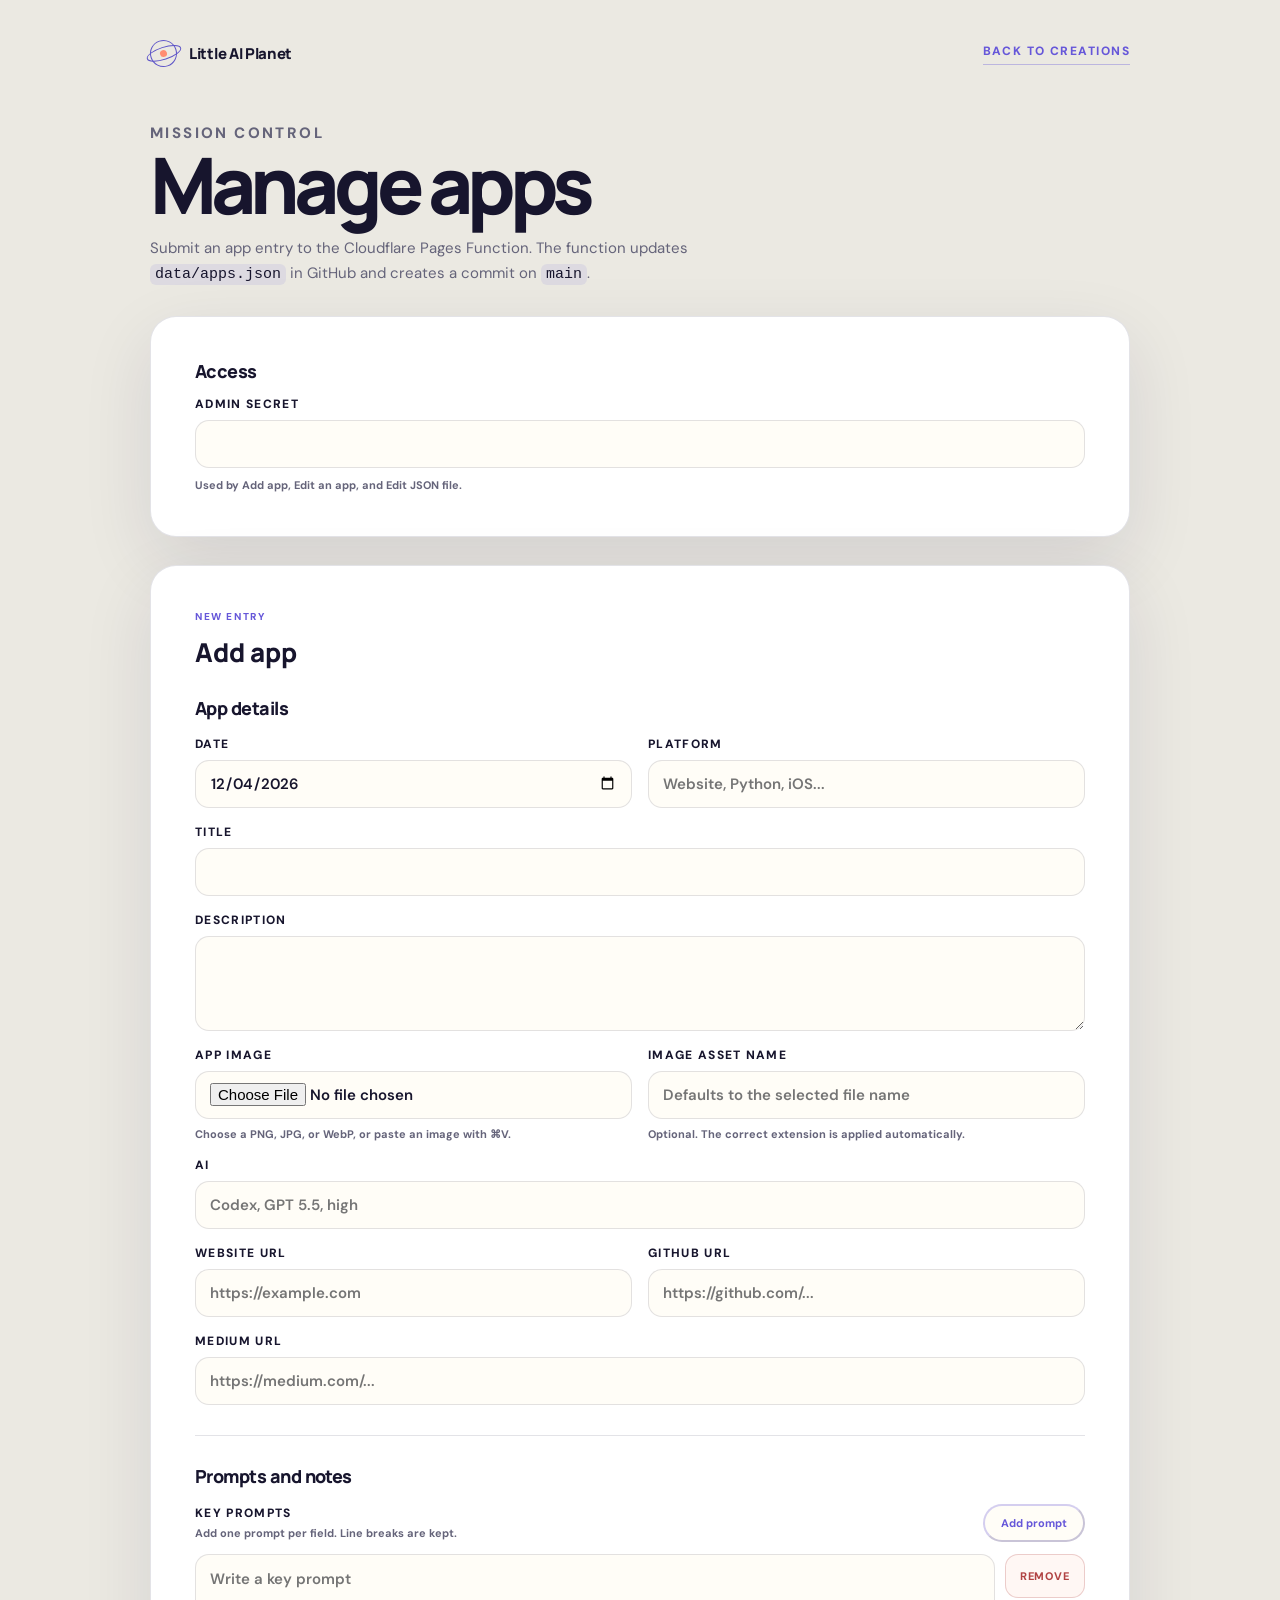
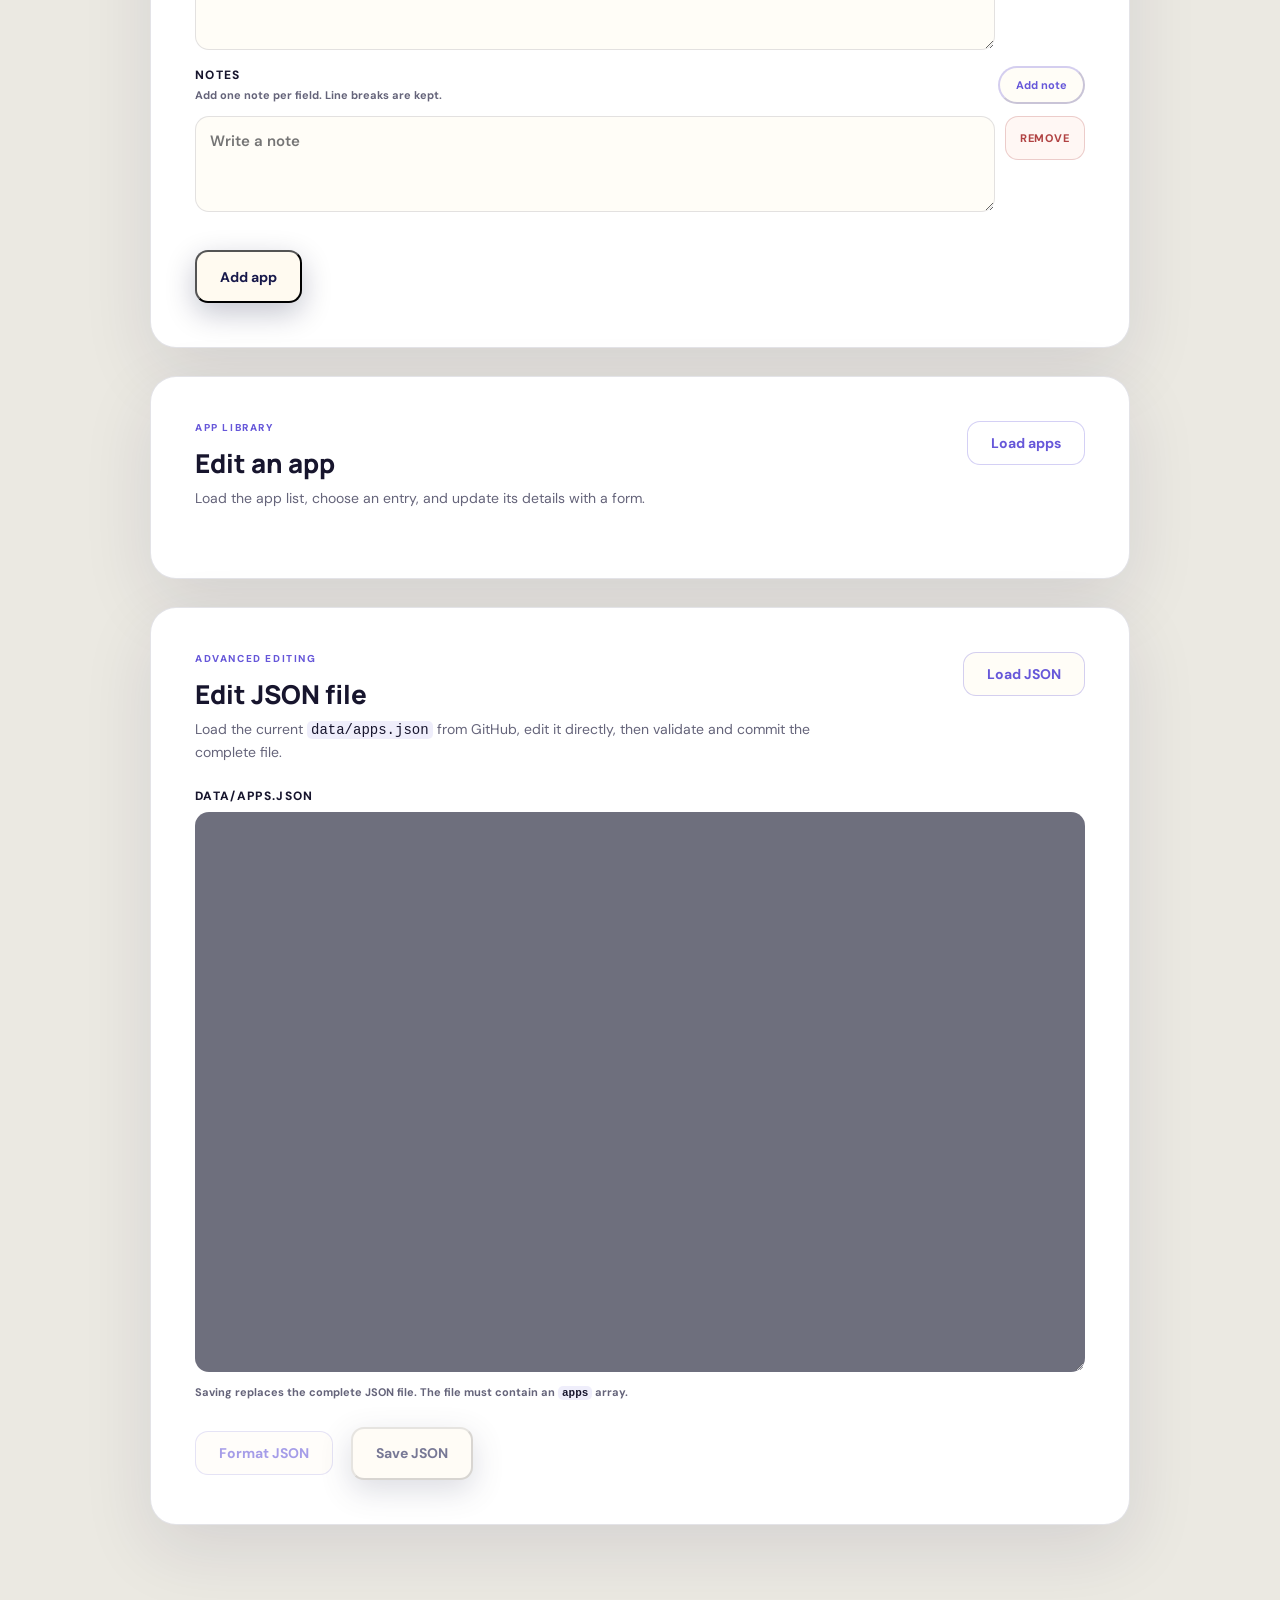
<file: admin.html>
<!doctype html>
<html lang="en">
  <head>
    <meta charset="UTF-8" />
    <meta name="viewport" content="width=device-width, initial-scale=1.0" />
    <meta name="robots" content="noindex" />
    <title>Manage Apps - The Little AI App Planet</title>
    <link rel="preconnect" href="https://fonts.googleapis.com" />
    <link rel="preconnect" href="https://fonts.gstatic.com" crossorigin />
    <link
      href="https://fonts.googleapis.com/css2?family=DM+Sans:wght@400;500;600;700&family=Manrope:wght@400;500;600;700;800&display=swap"
      rel="stylesheet"
    />
    <link rel="stylesheet" href="styles.css?v=20260620-3" />
  </head>
  <body class="admin-page">
    <main class="admin-shell">
      <header class="admin-top">
        <a class="brand admin-brand" href="index.html#top" aria-label="Back to The Little AI App Planet">
          <span class="brand-orbit small" aria-hidden="true"><span></span></span>
          <span>Little AI Planet</span>
        </a>
        <a class="admin-back" href="index.html#creations">Back to creations</a>
      </header>

      <section class="admin-hero" aria-labelledby="admin-title">
        <p class="section-kicker">Mission control</p>
        <h1 id="admin-title">Manage apps</h1>
        <p>
          Submit an app entry to the Cloudflare Pages Function. The function updates
          <code>data/apps.json</code> in GitHub and creates a commit on <code>main</code>.
        </p>
      </section>

      <section class="admin-panel access-panel" aria-labelledby="access-title">
        <h2 id="access-title">Access</h2>
        <label for="admin-secret">
          Admin secret
          <input id="admin-secret" type="password" autocomplete="current-password" />
        </label>
        <p class="field-hint">Used by Add app, Edit an app, and Edit JSON file.</p>
      </section>

      <form class="admin-panel admin-form" id="app-form">
        <div class="admin-form-heading">
          <p class="section-kicker">New entry</p>
          <h2>Add app</h2>
        </div>
        <section class="admin-section">
          <h2>App details</h2>
          <div class="admin-grid">
            <label>
              Date
              <input name="date" type="date" required />
            </label>
            <label>
              Platform
              <input name="platform" type="text" placeholder="Website, Python, iOS..." required />
            </label>
          </div>
          <label>
            Title
            <input name="title" type="text" required />
          </label>
          <label>
            Description
            <textarea name="description" rows="3" required></textarea>
          </label>
          <div class="admin-grid">
            <label>
              App image
              <input name="imageFile" type="file" accept=".png,.jpg,.jpeg,.webp,image/png,image/jpeg,image/webp" required />
              <span class="field-hint">Choose a PNG, JPG, or WebP, or paste an image with ⌘V.</span>
            </label>
            <label>
              Image asset name
              <input name="imageName" type="text" placeholder="Defaults to the selected file name" />
              <span class="field-hint">Optional. The correct extension is applied automatically.</span>
            </label>
          </div>
          <div class="image-preview" id="image-preview" hidden>
            <img alt="Selected app preview" />
            <span></span>
          </div>
          <label>
            AI
            <input name="AI" type="text" placeholder="Codex, GPT 5.5, high" />
          </label>
          <div class="admin-grid">
            <label>
              Website URL
              <input name="website" type="url" placeholder="https://example.com" />
            </label>
            <label>
              GitHub URL
              <input name="GitHub" type="url" placeholder="https://github.com/..." />
            </label>
          </div>
          <label>
            Medium URL
            <input name="medium" type="url" placeholder="https://medium.com/..." />
          </label>
        </section>

        <section class="admin-section">
          <h2>Prompts and notes</h2>
          <div class="array-field" data-array-field="prompt">
            <div class="array-field-top">
              <div>
                <span class="array-label">Key prompts</span>
                <span class="field-hint">Add one prompt per field. Line breaks are kept.</span>
              </div>
              <button class="button array-add" type="button" data-array-add="prompt">Add prompt</button>
            </div>
            <div class="array-list" data-array-list="prompt"></div>
          </div>
          <div class="array-field" data-array-field="notes">
            <div class="array-field-top">
              <div>
                <span class="array-label">Notes</span>
                <span class="field-hint">Add one note per field. Line breaks are kept.</span>
              </div>
              <button class="button array-add" type="button" data-array-add="notes">Add note</button>
            </div>
            <div class="array-list" data-array-list="notes"></div>
          </div>
        </section>

        <div class="admin-actions">
          <button class="button button-primary" type="submit">Add app</button>
          <p class="admin-status" id="admin-status" role="status" aria-live="polite"></p>
        </div>
      </form>

      <section class="admin-panel app-manager" aria-labelledby="app-manager-title">
        <div class="json-panel-heading">
          <div>
            <p class="section-kicker">App library</p>
            <h2 id="app-manager-title">Edit an app</h2>
            <p>Load the app list, choose an entry, and update its details with a form.</p>
          </div>
          <button class="button app-list-load" id="app-list-load" type="button">Load apps</button>
        </div>

        <p class="admin-status" id="app-list-status" role="status" aria-live="polite"></p>
        <div class="app-admin-list" id="app-admin-list" aria-live="polite"></div>

        <form class="app-edit-form" id="app-edit-form" hidden>
          <div class="app-edit-heading">
            <div>
              <p class="section-kicker">Selected app</p>
              <h3 id="app-edit-title">Edit app</h3>
            </div>
            <button class="button app-edit-cancel" id="app-edit-cancel" type="button">Cancel</button>
          </div>

          <div class="admin-grid">
            <label>
              Date
              <input name="date" type="date" required />
            </label>
            <label>
              Platform
              <input name="platform" type="text" required />
            </label>
          </div>
          <label>
            Title
            <input name="title" type="text" required />
          </label>
          <label>
            Description
            <textarea name="description" rows="3" required></textarea>
          </label>
          <div class="admin-grid">
            <label>
              Image asset name
              <input name="image" type="text" required />
              <span class="field-hint">File name in <code>assets</code>. PNG may omit the extension; JPG and WebP include it.</span>
            </label>
            <label>
              New app image
              <input name="imageFile" type="file" accept=".png,.jpg,.jpeg,.webp,image/png,image/jpeg,image/webp" />
              <span class="field-hint">Optional. Choose a PNG, JPG, or WebP, or paste one with ⌘V.</span>
            </label>
          </div>
          <div class="image-preview" id="edit-image-preview" hidden>
            <img alt="New app image preview" />
            <span></span>
          </div>
          <div class="admin-grid">
            <label>
              AI
              <input name="AI" type="text" />
            </label>
            <label>
              Website URL
              <input name="website" type="url" placeholder="https://example.com" />
            </label>
          </div>
          <label>
            GitHub URL
            <input name="GitHub" type="url" placeholder="https://github.com/..." />
          </label>
          <label>
            Medium URL
            <input name="medium" type="url" placeholder="https://medium.com/..." />
          </label>

          <div class="array-field" data-edit-array-field="prompt">
            <div class="array-field-top">
              <div>
                <span class="array-label">Key prompts</span>
                <span class="field-hint">Add one prompt per field. Line breaks are kept.</span>
              </div>
              <button class="button array-add" type="button" data-edit-array-add="prompt">Add prompt</button>
            </div>
            <div class="array-list" data-edit-array-list="prompt"></div>
          </div>
          <div class="array-field" data-edit-array-field="notes">
            <div class="array-field-top">
              <div>
                <span class="array-label">Notes</span>
                <span class="field-hint">Add one note per field. Line breaks are kept.</span>
              </div>
              <button class="button array-add" type="button" data-edit-array-add="notes">Add note</button>
            </div>
            <div class="array-list" data-edit-array-list="notes"></div>
          </div>

          <div class="admin-actions">
            <button class="button button-primary" type="submit">Save app</button>
            <p class="admin-status" id="app-edit-status" role="status" aria-live="polite"></p>
          </div>
        </form>
      </section>

      <section class="admin-panel json-panel" aria-labelledby="json-editor-title">
        <div class="json-panel-heading">
          <div>
            <p class="section-kicker">Advanced editing</p>
            <h2 id="json-editor-title">Edit JSON file</h2>
            <p>
              Load the current <code>data/apps.json</code> from GitHub, edit it directly,
              then validate and commit the complete file.
            </p>
          </div>
          <button class="button json-load" id="json-load" type="button">Load JSON</button>
        </div>

        <label class="json-editor-label" for="json-editor">data/apps.json</label>
        <textarea
          class="json-editor"
          id="json-editor"
          aria-describedby="json-editor-hint"
          autocomplete="off"
          autocapitalize="off"
          spellcheck="false"
          disabled
        ></textarea>
        <p class="field-hint" id="json-editor-hint">
          Saving replaces the complete JSON file. The file must contain an <code>apps</code> array.
        </p>

        <div class="admin-actions json-actions">
          <button class="button json-format" id="json-format" type="button" disabled>Format JSON</button>
          <button class="button button-primary json-save" id="json-save" type="button" disabled>Save JSON</button>
          <p class="admin-status" id="json-status" role="status" aria-live="polite"></p>
        </div>
      </section>
    </main>
    <script src="admin.js?v=20260820-3"></script>
  </body>
</html>
</file>
<file: styles.css>
:root {
  --ink: #17152d;
  --muted: #65647a;
  --cream: #fffdf7;
  --paper: #f7f5ee;
  --purple: #6657d9;
  --deep: #17184a;
  --coral: #ff8d72;
  --mint: #bdebd7;
  --line: rgba(31, 29, 59, 0.12);
  --shadow: 0 24px 70px rgba(34, 29, 76, 0.11);
}

* { box-sizing: border-box; }
html { scroll-behavior: smooth; }
body {
  margin: 0;
  color: var(--ink);
  background: #ebe9e2;
  font-family: "DM Sans", sans-serif;
  -webkit-font-smoothing: antialiased;
}
a { color: inherit; text-decoration: none; }
button { font: inherit; }
.page-shell { max-width: 1600px; margin: 0 auto; overflow: hidden; background: var(--cream); box-shadow: 0 0 80px rgba(35, 31, 65, .08); }
.section-wrap { width: min(1160px, calc(100% - 48px)); margin-inline: auto; }

.site-header {
  height: 82px;
  padding: 0 clamp(24px, 5vw, 72px);
  display: grid;
  grid-template-columns: 1fr auto 1fr;
  align-items: center;
  position: absolute;
  z-index: 10;
  width: min(1600px, 100%);
  color: white;
}
.brand { display: inline-flex; align-items: center; gap: 12px; font-family: "Manrope", sans-serif; font-size: 15px; font-weight: 800; letter-spacing: -.02em; }
.brand-orbit { width: 31px; height: 31px; border: 1.5px solid rgba(255,255,255,.75); border-radius: 50%; display: grid; place-items: center; position: relative; transform: rotate(-18deg); }
.brand-orbit::after { content: ""; width: 38px; height: 11px; border: 1.5px solid rgba(255,255,255,.75); border-radius: 50%; position: absolute; }
.brand-orbit span { width: 9px; height: 9px; background: var(--coral); border-radius: 50%; }
.desktop-nav { display: flex; gap: 34px; font-size: 14px; font-weight: 600; }
.desktop-nav a, .nav-cta { transition: opacity .25s ease; }
.desktop-nav a:hover, .nav-cta:hover { opacity: .72; }
.nav-cta { justify-self: end; padding-bottom: 5px; border-bottom: 1px solid rgba(255,255,255,.5); font-size: 13px; font-weight: 600; }

.hero { min-height: 750px; height: min(880px, 94vh); position: relative; overflow: hidden; display: flex; align-items: center; color: white; background: #263276; }
.hero-art { position: absolute; width: 100%; height: 100%; inset: 0; object-fit: cover; object-position: center; transform: scale(1.015); animation: heroSettle 1.8s cubic-bezier(.2,.8,.2,1) both; }
.hero::after { content: ""; position: absolute; inset: 0; background: linear-gradient(90deg, rgba(23,24,74,.42) 0%, rgba(23,24,74,.1) 45%, transparent 72%); }
.fox-typing { position: absolute; z-index: 2; left: 59.5%; top: 36%; width: 245px; height: 220px; pointer-events: none; }
.code-popover { position: absolute; left: 0; top: 88px; width: 142px; padding: 13px 14px 12px; display: grid; grid-template-columns: repeat(3, 5px) 1fr; gap: 5px; border: 1px solid rgba(255,255,255,.32); border-radius: 12px; background: rgba(29,31,91,.66); box-shadow: 0 14px 35px rgba(10,12,56,.22); backdrop-filter: blur(9px); animation: codeFloat 3.4s ease-in-out infinite; }
.code-dot { width: 5px; height: 5px; border-radius: 50%; background: #ff9d86; }
.code-dot:nth-child(2) { background: #ffd27a; }.code-dot:nth-child(3) { background: #8ee2c0; }
.code-line { grid-column: 1 / -1; height: 4px; border-radius: 9px; background: rgba(255,255,255,.82); transform-origin: left; animation: codeType 2.4s steps(5, end) infinite; }
.code-line-one { width: 82%; margin-top: 5px; }.code-line-two { width: 58%; animation-delay: .35s; }.code-line-three { width: 72%; animation-delay: .7s; }
.paw-tap { position: absolute; top: 145px; width: 24px; height: 15px; border-radius: 50%; background: rgba(255,236,212,.38); box-shadow: 0 0 0 0 rgba(255,204,158,.5); filter: blur(.2px); animation: pawType .48s ease-in-out infinite alternate; }
.paw-tap-left { left: 89px; transform: rotate(9deg); }.paw-tap-right { left: 133px; transform: rotate(-6deg); animation-delay: -.48s; }
.key-spark { position: absolute; color: #ffe0a3; font: 800 12px "Manrope", sans-serif; text-shadow: 0 0 10px rgba(255,218,145,.8); opacity: 0; animation: keySpark 1.45s ease-out infinite; }
.key-spark-one { left: 107px; top: 119px; }.key-spark-two { left: 157px; top: 135px; animation-delay: .45s; }.key-spark-three { left: 127px; top: 105px; color: #a9f0d4; font-size: 8px; animation-delay: .9s; }
.hero-glow { position: absolute; width: 580px; height: 580px; left: -240px; bottom: -230px; background: rgba(190,152,255,.24); filter: blur(60px); border-radius: 50%; z-index: 1; }
.hero-content { position: relative; z-index: 2; width: min(1160px, calc(100% - 48px)); margin-inline: auto; padding-top: 40px; }
.eyebrow { display: inline-flex; align-items: center; gap: 9px; text-transform: uppercase; letter-spacing: .15em; font-size: 11px; font-weight: 700; margin-bottom: 27px; }
.pulse-dot { width: 8px; height: 8px; background: #9ce7c5; border-radius: 50%; box-shadow: 0 0 0 5px rgba(156,231,197,.15); animation: pulse 2s infinite; }
.hero h1 { font-family: "Manrope", sans-serif; font-size: clamp(61px, 7vw, 106px); line-height: .92; letter-spacing: -.075em; margin: 0 0 29px; max-width: 720px; }
.hero h1 em { font-style: normal; color: #ffc3b2; }
.hero-copy { max-width: 500px; font-size: 18px; line-height: 1.65; color: rgba(255,255,255,.82); margin: 0 0 36px; }
.hero-stats { margin: -7px 0 34px; padding: 22px 22px 20px 18px; display: inline-flex; align-items: center; gap: 16px; overflow: visible; color: white; background: rgba(255,255,255,.12); border: 1px solid rgba(255,255,255,.24); border-radius: 24px; box-shadow: 0 18px 40px rgba(10,12,56,.2); backdrop-filter: blur(12px); }
.completed-count { display: block; overflow: visible; font-family: ui-rounded, "SF Pro Rounded", "Arial Rounded MT Bold", "Avenir Next", "DM Sans", sans-serif; font-size: clamp(56px, 6.7vw, 92px); line-height: 1.15; font-weight: 800; letter-spacing: -.05em; color: #ffc3b2; text-shadow: 0 14px 30px rgba(10,12,56,.32); -webkit-font-smoothing: antialiased; font-variant-numeric: tabular-nums; }
.hero-stats span { max-width: 104px; color: rgba(255,255,255,.82); font-size: 10px; line-height: 1.35; font-weight: 800; text-transform: uppercase; letter-spacing: .14em; }
.hero-actions { display: flex; align-items: center; gap: 30px; }
.button { display: inline-flex; align-items: center; justify-content: center; gap: 16px; min-height: 53px; padding: 0 23px; border-radius: 13px; font-size: 14px; font-weight: 700; transition: transform .25s ease, box-shadow .25s ease; }
.button:hover { transform: translateY(-3px); }
.button-primary { color: var(--deep); background: #fffaf0; box-shadow: 0 10px 30px rgba(10,12,56,.24); }
.text-link { font-size: 14px; font-weight: 700; display: inline-flex; gap: 11px; align-items: center; }
.text-link span { transition: transform .2s ease; }
.text-link:hover span { transform: translateX(4px); }
.orbit-note { position: absolute; z-index: 2; width: 39px; height: 39px; display: grid; place-items: center; border: 1px solid rgba(255,255,255,.28); border-radius: 50%; font-size: 9px; font-weight: 700; }
.orbit-note-two { right: 7%; bottom: 17%; }
.hero-scroll { position: absolute; z-index: 2; bottom: 31px; left: 50%; transform: translateX(-50%); display: flex; gap: 10px; align-items: center; text-transform: uppercase; letter-spacing: .13em; font-size: 9px; opacity: .64; }
.hero-scroll span { width: 1px; height: 25px; background: white; opacity: .7; }

.intro { padding: 124px 0 135px; }
.section-heading { display: grid; grid-template-columns: 1fr 400px; align-items: end; gap: 40px; padding-bottom: 42px; border-bottom: 1px solid var(--line); }
.section-kicker { margin: 0 0 14px; text-transform: uppercase; letter-spacing: .16em; color: var(--purple); font-weight: 800; font-size: 10px; }
.section-heading h2 { margin: 0; font: 800 clamp(42px, 5vw, 65px)/1.03 "Manrope", sans-serif; letter-spacing: -.06em; }
.section-heading > p { color: var(--muted); line-height: 1.7; font-size: 15px; margin: 0; }
.filters { display: grid; gap: 14px; padding: 28px 0 32px; }
.filter-categories, .filter-tools { display: flex; gap: 9px; flex-wrap: wrap; }
.filter-tools { justify-content: flex-end; }
.filter-button { border: 1px solid var(--line); color: var(--muted); background: transparent; padding: 10px 15px; border-radius: 999px; cursor: pointer; font-size: 12px; font-weight: 700; transition: .2s ease; }
.filter-button span { margin-left: 6px; opacity: .55; }
.filter-button:hover, .filter-button.active { color: white; background: var(--ink); border-color: var(--ink); }
.app-search { width: min(100%, 280px); padding: 0 15px; display: flex; align-items: center; gap: 9px; color: var(--muted); background: white; border: 1px solid var(--line); border-radius: 999px; transition: border-color .2s ease, box-shadow .2s ease; }
.app-search:focus-within { border-color: var(--purple); box-shadow: 0 0 0 3px rgba(102,87,217,.1); }
.app-search svg { width: 17px; height: 17px; flex: 0 0 auto; fill: none; stroke: currentColor; stroke-width: 1.8; stroke-linecap: round; }
.app-search-input { width: 100%; height: 38px; padding: 0; color: var(--ink); background: transparent; border: 0; outline: 0; font: 600 12px "DM Sans", sans-serif; }
.app-search-input::placeholder { color: #92909f; }
.future-toggle { min-height: 40px; padding: 0 14px; display: inline-flex; align-items: center; gap: 8px; color: var(--muted); border: 1px solid var(--line); border-radius: 999px; font-size: 12px; font-weight: 700; cursor: pointer; }
.future-toggle input { accent-color: var(--purple); }
.loading-label, .data-error { color: var(--muted); font-size: 13px; }
.data-error { grid-column: 1 / -1; padding: 30px; border: 1px solid var(--line); border-radius: 18px; }
.project-grid { display: grid; grid-template-columns: repeat(3, 1fr); gap: 22px; }
.project-card { border: 1px solid var(--line); border-radius: 22px; overflow: hidden; background: white; transition: transform .35s ease, box-shadow .35s ease, opacity .3s ease; }
.project-card:hover { transform: translateY(-7px); box-shadow: var(--shadow); }
.project-card.hidden { display: none; }
.project-card-detail { grid-column: 1 / -1; display: grid; grid-template-columns: .9fr 1.1fr; }
.project-card-detail .card-visual { min-height: 560px; }
.project-card-detail .card-body { padding: 48px; align-self: center; }
.project-preview { isolation: isolate; background: #202760; }
.project-preview::before { content: ""; position: absolute; inset: -24px; width: auto; height: auto; border: 0; border-radius: 0; background: var(--preview-image) center / cover no-repeat; filter: blur(18px) saturate(.85); opacity: .48; transform: scale(1.08); }
.project-preview::after { content: ""; position: absolute; inset: 0; z-index: 1; background: linear-gradient(180deg, rgba(18,22,67,.22), rgba(18,22,67,.5)); }
.project-preview > .gallery-main-image { position: relative; z-index: 2; width: auto; height: auto; max-width: calc(100% - 44px); max-height: calc(100% - 44px); object-fit: contain; object-position: center; border: 1px solid rgba(255,255,255,.24); border-radius: 12px; box-shadow: 0 22px 55px rgba(8,11,46,.38); transition: opacity .22s ease, transform .22s ease; }
.project-preview.has-gallery > .gallery-main-image { max-height: calc(100% - 138px); transform: translateY(-34px); }
.gallery-arrow { position: absolute; z-index: 4; top: calc(50% - 34px); width: 42px; height: 42px; display: grid; place-items: center; padding: 0 0 4px; border: 1px solid rgba(255,255,255,.35); border-radius: 50%; color: white; background: rgba(19,21,61,.62); box-shadow: 0 8px 25px rgba(8,11,46,.25); backdrop-filter: blur(8px); cursor: pointer; font: 400 31px/1 "DM Sans", sans-serif; transition: transform .2s ease, background .2s ease; }
.gallery-arrow:hover { transform: scale(1.08); background: rgba(102,87,217,.9); }
.gallery-arrow:focus-visible, .gallery-thumb:focus-visible { outline: 3px solid #fff; outline-offset: 3px; }
.gallery-previous { left: 17px; }.gallery-next { right: 17px; }
.gallery-counter { position: absolute; z-index: 4; top: 17px; right: 17px; padding: 7px 10px; border: 1px solid rgba(255,255,255,.28); border-radius: 999px; color: white; background: rgba(19,21,61,.58); backdrop-filter: blur(8px); font: 800 10px "Manrope", sans-serif; letter-spacing: .08em; }
.gallery-thumbnails { position: absolute; z-index: 4; left: 18px; right: 18px; bottom: 18px; display: flex; justify-content: center; gap: 9px; }
.gallery-thumb { width: 76px; height: 58px; padding: 3px; overflow: hidden; border: 1px solid rgba(255,255,255,.4); border-radius: 10px; background: rgba(20,22,62,.6); box-shadow: 0 8px 22px rgba(8,11,46,.22); cursor: pointer; opacity: .68; transition: opacity .2s ease, transform .2s ease, border-color .2s ease; }
.gallery-thumb:hover { opacity: 1; transform: translateY(-2px); }
.gallery-thumb.active { opacity: 1; border-color: white; box-shadow: 0 0 0 2px rgba(255,255,255,.38), 0 8px 22px rgba(8,11,46,.28); }
.gallery-thumb img { width: 100%; height: 100%; display: block; object-fit: cover; border-radius: 6px; }
.card-featured { grid-column: span 2; display: grid; grid-template-columns: 1.1fr .9fr; }
.card-featured .card-visual { min-height: 380px; }
.card-featured .card-body { display: flex; flex-direction: column; justify-content: center; padding: 40px; }
.card-visual { min-height: 270px; position: relative; display: grid; place-items: center; overflow: hidden; }
.card-visual::before { content: ""; position: absolute; width: 160px; height: 160px; border: 1px solid rgba(30,29,60,.1); border-radius: 50%; transform: scale(1.9); }
.visual-mint { background: #bee8d7; }
.visual-peach { background: #ffd5c5; }
.visual-purple { background: #c9c3f5; }
.visual-yellow { background: #f9e6a8; }
.visual-blue { background: #b9dceb; }
.visual-coral { background: #f3a797; }
.card-body { padding: 25px 27px 28px; }
.card-meta { display: flex; align-items: stretch; justify-content: space-between; gap: 18px; margin-bottom: 20px; }
.app-number { min-width: 112px; padding: 13px 17px; display: flex; align-items: baseline; gap: 7px; color: white; background: var(--purple); border-radius: 14px; box-shadow: 0 10px 24px rgba(102,87,217,.24); }
.app-number-label { font-size: 10px; text-transform: uppercase; letter-spacing: .16em; font-weight: 800; }
.app-number strong { font: 800 31px/.9 "Manrope", sans-serif; letter-spacing: -.08em; }
.app-date { padding: 11px 15px; display: flex; align-items: center; gap: 10px; color: var(--ink); background: #f5f3ec; border: 1px solid var(--line); border-radius: 14px; }
.app-date svg { width: 20px; height: 20px; fill: none; stroke: var(--purple); stroke-width: 1.8; stroke-linecap: round; stroke-linejoin: round; }
.app-date span { display: flex; flex-direction: column; gap: 2px; }
.app-date small { color: var(--muted); font-size: 8px; text-transform: uppercase; letter-spacing: .14em; font-weight: 800; }
.app-date time { font: 800 12px "Manrope", sans-serif; white-space: nowrap; }
.card-body .app-platform { margin: 0 0 9px; color: var(--purple); font-size: 9px; text-transform: uppercase; letter-spacing: .15em; font-weight: 800; }
.card-body h3 { font: 800 25px/1.1 "Manrope", sans-serif; letter-spacing: -.04em; margin: 0 0 10px; }
.card-body p { color: var(--muted); font-size: 14px; line-height: 1.65; margin: 0 0 22px; }
.app-links { display: flex; align-items: center; gap: 10px; }
.app-link { width: 43px; height: 43px; display: grid; place-items: center; color: white; background: var(--ink); border-radius: 50%; transition: transform .25s ease, background .25s ease; }
.app-link:hover { transform: translateY(-3px) rotate(-4deg); background: var(--purple); }
.app-link svg { width: 21px; height: 21px; }
.github-link svg { fill: currentColor; }
.medium-link { background: #00ab6c; }
.medium-link:hover { background: var(--ink); }
.medium-link svg { width: 24px; height: 24px; fill: currentColor; }
.website-link { background: var(--purple); }
.website-link:hover { background: var(--coral); }
.website-link svg { fill: none; stroke: currentColor; stroke-width: 1.7; stroke-linecap: round; stroke-linejoin: round; }
.ai-row { display: flex; align-items: center; gap: 10px; margin: 24px 0; font-size: 13px; }
.ai-label { padding: 6px 9px; border-radius: 7px; color: white; background: var(--purple); font-size: 9px; letter-spacing: .12em; font-weight: 800; }
.prompt-section { margin: 0 0 27px; padding: 21px 22px; border-radius: 15px; background: var(--paper); }
.prompt-section h4 { margin: 0 0 13px; font: 800 11px "Manrope", sans-serif; text-transform: uppercase; letter-spacing: .13em; }
.prompt-section ul { margin: 0; padding: 0; color: var(--muted); list-style: none; }
.prompt-section li { display: grid; grid-template-columns: 25px 1fr; gap: 8px; align-items: start; font-size: 12px; line-height: 1.65; }
.prompt-section li + li { margin-top: 10px; }
.notes-section { margin: -12px 0 27px; padding: 21px 22px; border-radius: 15px; background: #eef8f3; }
.notes-section h4 { margin: 0 0 13px; color: #38735d; font: 800 11px "Manrope", sans-serif; text-transform: uppercase; letter-spacing: .13em; }
.notes-section ul { margin: 0; padding: 0; color: var(--muted); list-style: none; }
.notes-section li { display: grid; grid-template-columns: 25px 1fr; gap: 8px; align-items: start; font-size: 12px; line-height: 1.65; }
.notes-section li + li { margin-top: 8px; }
.animal-marker { font-size: 16px; line-height: 1.25; text-align: center; }
.list-text { white-space: pre-line; }
.note-link { color: #4f46b8; font-weight: 700; text-decoration: underline; text-decoration-color: rgba(79,70,184,.35); text-underline-offset: 3px; overflow-wrap: anywhere; }
.note-link:hover { color: #2f287f; text-decoration-color: currentColor; }
.mini-stars { position: absolute; right: 24px; top: 20px; color: #5c5bc4; font-size: 25px; }

.phone-mockup { width: 142px; height: 256px; border: 6px solid #292444; background: #fffdf7; border-radius: 26px; position: relative; box-shadow: 0 18px 33px rgba(32,28,68,.2); display: flex; flex-direction: column; align-items: center; }
.phone-speaker { width: 33px; height: 5px; background: #292444; border-radius: 10px; margin-top: 8px; }
.focus-phone { transform: rotate(5deg); background: #f8f6ee; }
.focus-icon { margin-top: 39px; width: 55px; height: 55px; border: 7px solid #ff9d81; border-radius: 50%; display: grid; place-items: center; color: #6356cf; font-size: 20px; }
.focus-phone strong { font: 800 29px "Manrope"; letter-spacing: -.06em; margin-top: 13px; }
.focus-phone > span { color: #888498; font-size: 9px; text-transform: uppercase; letter-spacing: .1em; }
.focus-button { width: 76px; height: 24px; border-radius: 20px; background: #6458d3; margin-top: 20px; }
.browser-mockup { width: 83%; height: 68%; border: 4px solid #2d2949; border-radius: 13px; background: #fffaf1; box-shadow: 0 17px 30px rgba(68,44,49,.17); transform: rotate(-2deg); position: relative; padding: 34px 23px 18px; }
.browser-bar { height: 23px; position: absolute; inset: 0 0 auto; border-bottom: 2px solid #2d2949; display: flex; align-items: center; gap: 5px; padding-left: 9px; }
.browser-bar i { width: 5px; height: 5px; border: 1px solid #2d2949; border-radius: 50%; }
.habit-heading { display: flex; align-items: end; justify-content: space-between; font: 700 10px "Manrope"; margin-bottom: 17px; }
.habit-heading b { font-size: 23px; color: #f38d74; }
.habit-row { display: flex; gap: 6px; align-items: center; margin: 8px 0; }
.habit-row span { width: 52px; height: 6px; background: #c4bdb3; border-radius: 10px; }
.habit-row i { width: 14px; height: 14px; border: 1px solid #8a7c73; border-radius: 4px; }
.habit-row i:nth-child(-n+4) { background: #96d3b9; }
.habit-row.short i:nth-child(5) { background: transparent; }
.habit-chart { position: absolute; right: 23px; bottom: 18px; width: 59px; height: 31px; border-bottom: 2px solid #6559ce; border-left: 2px solid #6559ce; transform: skewY(-17deg); }
.desktop-mockup { width: 84%; height: 67%; border: 5px solid #2e294c; border-radius: 10px; background: #fffdf8; box-shadow: 0 18px 30px rgba(45,37,87,.18); display: flex; overflow: hidden; transform: rotate(2deg); }
.notes-ui aside { width: 36px; background: #5e54c3; display: flex; align-items: center; flex-direction: column; gap: 11px; color: white; padding-top: 14px; }
.notes-ui aside i { width: 15px; height: 3px; background: rgba(255,255,255,.55); border-radius: 5px; }
.note-page { padding: 23px; }
.note-page span { font-size: 6px; color: #6b62c7; font-weight: 800; letter-spacing: .14em; }
.note-page strong { display: block; font: 800 19px/1.04 "Manrope"; margin: 9px 0 20px; }
.note-page p { width: 102px; height: 3px; background: #d7d3cb; margin: 6px 0; }
.note-page p.small { width: 62px; }
.recipe-phone { width: 134px; height: 232px; background: #fff9df; transform: rotate(-5deg); padding: 0 12px; }
.recipe-phone > span { font: 800 12px "Manrope"; margin-top: 18px; }
.recipe-bowl { width: 67px; height: 57px; border-radius: 50%; background: #ffae76; display: grid; place-items: center; font-size: 26px; margin: 16px 0 14px; color: white; }
.recipe-phone > i { display: inline-block; font-style: normal; font-size: 7px; border: 1px solid #c4aa74; border-radius: 10px; padding: 3px 5px; margin: 2px; }
.recipe-phone button { border: 0; background: #5f56c4; color: white; border-radius: 10px; font-size: 7px; padding: 8px 14px; margin-top: 13px; }
.weather-widget { width: 72%; height: 66%; border: 4px solid #28324f; border-radius: 18px; background: #f3fbff; padding: 21px; box-shadow: 0 18px 30px rgba(33,58,78,.18); transform: rotate(3deg); position: relative; }
.weather-widget > span { font-size: 10px; font-weight: 800; }
.weather-widget b { display: block; font: 800 42px "Manrope"; letter-spacing: -.08em; }
.weather-widget > i { color: #66798a; font-size: 9px; font-style: normal; }
.weather-cloud { position: absolute; font-size: 50px; right: 23px; top: 25px; color: #779ad0; }
.weather-days { position: absolute; left: 21px; right: 21px; bottom: 18px; border-top: 1px solid #aabcc7; padding-top: 8px; display: flex; justify-content: space-between; }
.weather-days em { font-size: 6px; font-style: normal; font-weight: 800; }
.sound-ui { width: 80%; height: 66%; display: block; padding: 17px; background: #312b58; color: white; transform: rotate(-2deg); }
.sound-top { display: flex; justify-content: space-between; font-size: 8px; font-weight: 700; }
.sound-top i { width: 20px; height: 5px; border-radius: 10px; background: #f0a796; }
.sound-orb { width: 77px; height: 77px; margin: 18px auto 12px; display: grid; place-items: center; border-radius: 50%; background: radial-gradient(circle at 35% 30%, #ffc7b9, #9d74dc 60%, #5c4fba); font-size: 31px; }
.sound-wave { display: flex; justify-content: center; align-items: center; gap: 4px; height: 26px; }
.sound-wave i { width: 3px; height: 8px; border-radius: 4px; background: #f3b4a5; }
.sound-wave i:nth-child(2), .sound-wave i:nth-child(6) { height: 15px; }.sound-wave i:nth-child(3), .sound-wave i:nth-child(5) { height: 22px; }.sound-wave i:nth-child(4) { height: 27px; }

.site-footer { min-height: 150px; border-top: 1px solid var(--line); padding: 40px clamp(24px, 5vw, 72px); display: flex; align-items: center; justify-content: space-between; gap: 30px; }
.footer-brand { display: flex; align-items: center; gap: 12px; font: 800 13px "Manrope"; }
.brand-orbit.small { border-color: #5e55c8; width: 27px; height: 27px; }.brand-orbit.small::after { border-color: #5e55c8; width: 34px; }.brand-orbit.small span { width: 7px; height: 7px; }
.site-footer p { color: var(--muted); font-size: 12px; }.footer-links { display: flex; gap: 24px; font-size: 11px; font-weight: 700; }

.admin-page { background: #ebe9e2; }
.admin-shell { width: min(980px, calc(100% - 40px)); margin: 0 auto; padding: 40px 0 80px; }
.admin-top { display: flex; align-items: center; justify-content: space-between; gap: 20px; margin-bottom: 54px; }
.admin-brand { color: var(--ink); }
.admin-back { padding-bottom: 5px; color: var(--purple); border-bottom: 1px solid rgba(102,87,217,.35); font-size: 12px; font-weight: 800; text-transform: uppercase; letter-spacing: .12em; }
.admin-hero { margin-bottom: 28px; }
.admin-hero h1 { margin: 0 0 15px; font: 800 clamp(44px, 8vw, 78px)/.95 "Manrope", sans-serif; letter-spacing: -.075em; }
.admin-hero p { max-width: 650px; margin: 0; color: var(--muted); font-size: 15px; line-height: 1.7; }
.admin-hero code { color: var(--ink); background: rgba(102,87,217,.1); border-radius: 6px; padding: 2px 5px; }
.admin-panel { background: white; border: 1px solid var(--line); border-radius: 26px; box-shadow: var(--shadow); }
.access-panel { display: grid; gap: 14px; margin-bottom: 28px; padding: clamp(24px, 5vw, 44px); }
.access-panel h2 { margin: 0; font: 800 18px/1.2 "Manrope", sans-serif; letter-spacing: -.03em; }
.access-panel label { display: grid; gap: 8px; color: var(--ink); font-size: 12px; font-weight: 800; text-transform: uppercase; letter-spacing: .11em; }
.access-panel input { width: 100%; min-height: 48px; padding: 0 14px; border: 1px solid var(--line); border-radius: 14px; background: #fffdf7; color: var(--ink); font: 600 15px/1.5 "DM Sans", sans-serif; outline: 0; transition: border-color .2s ease, box-shadow .2s ease; }
.access-panel input:focus { border-color: var(--purple); box-shadow: 0 0 0 3px rgba(102,87,217,.12); }
.access-panel > .field-hint { margin: -4px 0 0; }
.admin-form { padding: clamp(24px, 5vw, 44px); display: grid; gap: 30px; }
.admin-form-heading h2 { margin: 4px 0 0; font: 800 26px/1.2 "Manrope", sans-serif; }
.admin-section { display: grid; gap: 16px; }
.admin-section + .admin-section { padding-top: 30px; border-top: 1px solid var(--line); }
.admin-section h2 { margin: 0; font: 800 18px/1.2 "Manrope", sans-serif; letter-spacing: -.03em; }
.admin-grid { display: grid; grid-template-columns: repeat(2, minmax(0, 1fr)); gap: 16px; }
.admin-form label { display: grid; gap: 8px; color: var(--ink); font-size: 12px; font-weight: 800; text-transform: uppercase; letter-spacing: .11em; }
.admin-form input, .admin-form textarea { width: 100%; border: 1px solid var(--line); border-radius: 14px; background: #fffdf7; color: var(--ink); font: 600 15px/1.5 "DM Sans", sans-serif; outline: 0; transition: border-color .2s ease, box-shadow .2s ease; }
.admin-form input { min-height: 48px; padding: 0 14px; }
.admin-form input[type="file"] { padding: 11px 14px; cursor: pointer; }
.admin-form textarea { resize: vertical; padding: 13px 14px; }
.admin-form input:focus, .admin-form textarea:focus { border-color: var(--purple); box-shadow: 0 0 0 3px rgba(102,87,217,.12); }
.field-hint { color: var(--muted); font-size: 11px; font-weight: 700; text-transform: none; letter-spacing: 0; }
.image-preview { display: flex; align-items: center; gap: 12px; padding: 12px; border: 1px dashed var(--line); border-radius: 16px; background: #fffdf7; }
.image-preview[hidden] { display: none; }
.image-preview img { width: 72px; height: 72px; object-fit: cover; border: 1px solid var(--line); border-radius: 12px; background: #ebe9e2; }
.image-preview span { color: var(--muted); font-size: 12px; font-weight: 800; text-transform: none; letter-spacing: 0; }
.array-field { display: grid; gap: 12px; }
.array-field-top { display: flex; align-items: end; justify-content: space-between; gap: 16px; }
.array-label { display: block; color: var(--ink); font-size: 12px; font-weight: 800; text-transform: uppercase; letter-spacing: .11em; }
.array-add { min-height: 38px; padding: 0 16px; border-radius: 999px; border-color: rgba(102,87,217,.28); background: #fffdf7; color: var(--purple); font-size: 11px; box-shadow: none; }
.array-list { display: grid; gap: 10px; }
.array-row { display: grid; grid-template-columns: 1fr auto; gap: 10px; align-items: start; }
.array-row textarea { min-height: 96px; }
.array-remove { min-height: 44px; padding: 0 14px; border: 1px solid rgba(177,67,67,.24); border-radius: 13px; background: #fff7f4; color: #b14343; font-size: 11px; font-weight: 800; text-transform: uppercase; letter-spacing: .08em; cursor: pointer; }
.array-remove:hover { border-color: rgba(177,67,67,.45); }
.admin-actions { display: flex; align-items: center; gap: 18px; flex-wrap: wrap; padding-top: 8px; }
.admin-actions .button:disabled { opacity: .58; cursor: wait; transform: none; }
.admin-status { margin: 0; color: var(--muted); font-size: 13px; font-weight: 700; }
.admin-status.success { color: #2f7b5f; }
.admin-status.error { color: #b14343; }
.json-panel { margin-top: 28px; padding: clamp(24px, 5vw, 44px); }
.app-manager { margin-top: 28px; padding: clamp(24px, 5vw, 44px); }
.app-admin-list { display: grid; gap: 12px; margin-top: 22px; }
.app-admin-item { display: grid; grid-template-columns: 84px minmax(0, 1fr) auto; align-items: center; gap: 18px; padding: 14px; border: 1px solid var(--line); border-radius: 18px; background: #fffdf7; }
.app-admin-item img { width: 84px; height: 68px; object-fit: cover; border-radius: 12px; background: #ebe9e2; }
.app-admin-content { min-width: 0; }
.app-admin-meta { margin: 0 0 4px; color: var(--purple); font-size: 10px; font-weight: 800; letter-spacing: .1em; text-transform: uppercase; }
.app-admin-content h3 { margin: 0 0 4px; font: 800 17px/1.25 "Manrope", sans-serif; }
.app-admin-content p:last-child { margin: 0; color: var(--muted); font-size: 12px; line-height: 1.5; }
.app-item-edit, .app-edit-cancel, .app-list-load { min-height: 44px; border: 1px solid rgba(102,87,217,.28); background: white; color: var(--purple); box-shadow: none; }
.app-edit-form { display: grid; gap: 18px; margin-top: 28px; padding-top: 28px; border-top: 1px solid var(--line); }
.app-edit-form[hidden] { display: none; }
.app-edit-heading { display: flex; align-items: start; justify-content: space-between; gap: 20px; }
.app-edit-heading h3 { margin: 4px 0 0; font: 800 24px/1.2 "Manrope", sans-serif; }
.app-edit-form label { display: grid; gap: 8px; color: var(--ink); font-size: 12px; font-weight: 800; text-transform: uppercase; letter-spacing: .11em; }
.app-edit-form input, .app-edit-form textarea { width: 100%; border: 1px solid var(--line); border-radius: 14px; background: #fffdf7; color: var(--ink); font: 600 15px/1.5 "DM Sans", sans-serif; outline: 0; }
.app-edit-form input { min-height: 48px; padding: 0 14px; }
.app-edit-form input[type="file"] { padding: 11px 14px; cursor: pointer; }
.app-edit-form textarea { resize: vertical; padding: 13px 14px; }
.app-edit-form input:focus, .app-edit-form textarea:focus { border-color: var(--purple); box-shadow: 0 0 0 3px rgba(102,87,217,.12); }
.json-panel-heading { display: flex; align-items: start; justify-content: space-between; gap: 28px; margin-bottom: 24px; }
.json-panel-heading h2 { margin: 4px 0 8px; font: 800 26px/1.2 "Manrope", sans-serif; }
.json-panel-heading p:not(.section-kicker) { max-width: 650px; margin: 0; color: var(--muted); font-size: 14px; line-height: 1.6; }
.json-panel code { color: var(--ink); background: rgba(102,87,217,.1); border-radius: 5px; padding: 1px 4px; }
.json-load, .json-format { flex: 0 0 auto; min-height: 44px; border: 1px solid rgba(102,87,217,.28); background: #fffdf7; color: var(--purple); box-shadow: none; }
.json-editor-label { display: block; margin-bottom: 8px; color: var(--ink); font-size: 12px; font-weight: 800; text-transform: uppercase; letter-spacing: .11em; }
.json-editor { width: 100%; min-height: 560px; padding: 18px; resize: vertical; border: 1px solid var(--line); border-radius: 14px; background: #17182f; color: #f7f4eb; font: 500 13px/1.65 ui-monospace, SFMono-Regular, Menlo, Monaco, Consolas, monospace; tab-size: 2; outline: 0; }
.json-editor:focus { border-color: var(--purple); box-shadow: 0 0 0 3px rgba(102,87,217,.12); }
.json-editor:disabled { cursor: not-allowed; opacity: .62; }
.json-panel > .field-hint { display: block; margin-top: 8px; }
.json-actions { margin-top: 20px; }
.reveal { opacity: 1; transform: translateY(0); }
.reveal.visible { animation: revealIn .7s ease; }
@keyframes pulse { 50% { box-shadow: 0 0 0 9px rgba(156,231,197,0); } }
@keyframes spin { to { transform: rotate(360deg); } }
@keyframes revealIn { from { opacity: 0; transform: translateY(24px); } to { opacity: 1; transform: translateY(0); } }
@keyframes heroSettle { from { opacity: 0; transform: scale(1.07); } to { opacity: 1; transform: scale(1.015); } }
@keyframes codeFloat { 0%, 100% { transform: translateY(0) rotate(-2deg); } 50% { transform: translateY(-7px) rotate(1deg); } }
@keyframes codeType { 0%, 12% { transform: scaleX(.08); opacity: .35; } 55%, 82% { transform: scaleX(1); opacity: .9; } 100% { transform: scaleX(.08); opacity: .35; } }
@keyframes pawType { from { translate: 0 0; box-shadow: 0 0 0 0 rgba(255,204,158,.5); } to { translate: 0 5px; box-shadow: 0 0 0 7px rgba(255,204,158,0); } }
@keyframes keySpark { 0% { transform: translateY(5px) scale(.6); opacity: 0; } 22% { opacity: 1; } 75%, 100% { transform: translateY(-18px) scale(1); opacity: 0; } }

@media (max-width: 980px) {
  .site-header { grid-template-columns: 1fr 1fr; }.desktop-nav { display: none; }
  .hero { height: 840px; align-items: flex-start; }.hero-art { object-position: 61% center; }.hero::after { background: linear-gradient(90deg, rgba(23,24,74,.72), rgba(23,24,74,.08)); }.fox-typing { left: 56%; top: 38%; transform: scale(.86); }
  .hero-content { padding-top: 190px; }.hero h1 { font-size: clamp(57px, 10vw, 88px); max-width: 560px; }.hero-copy { max-width: 430px; }.hero-stats { margin-bottom: 30px; }
  .section-heading { grid-template-columns: 1fr 320px; }.project-grid { grid-template-columns: repeat(2, 1fr); }.card-featured { grid-column: span 2; }.project-card-detail { grid-template-columns: .85fr 1.15fr; }.project-card-detail .card-body { padding: 35px; }
}
@media (max-width: 700px) {
  .section-wrap { width: min(100% - 30px, 1160px); }.site-header { padding: 0 20px; height: 70px; }.brand { font-size: 13px; }.nav-cta { font-size: 0; }.nav-cta span { font-size: 18px; }
  .hero { min-height: 760px; height: 100svh; align-items: flex-start; }.hero-art { object-position: 67% center; }.hero::after { background: linear-gradient(180deg, rgba(20,23,73,.27), rgba(20,23,73,.2) 30%, rgba(20,23,73,.92) 83%); }.fox-typing { left: 45%; top: 32%; transform: scale(.68); transform-origin: top left; }
  .hero-content { width: calc(100% - 36px); padding-top: 122px; display: flex; flex-direction: column; min-height: calc(100% - 50px); justify-content: flex-end; padding-bottom: 84px; }.eyebrow { margin-bottom: 16px; }.hero h1 { font-size: clamp(52px, 15vw, 72px); margin-bottom: 20px; }.hero-copy { font-size: 15px; line-height: 1.55; margin-bottom: 20px; }.hero-stats { margin: 0 0 24px; padding: 16px 17px 14px; gap: 13px; border-radius: 18px; }.completed-count { font-size: 54px; }.hero-stats span { max-width: 90px; font-size: 8px; }.hero-actions { gap: 16px 19px; flex-wrap: wrap; }.button { min-height: 49px; padding: 0 18px; }.text-link { font-size: 12px; }.hero-actions .button, .hero-actions .text-link { white-space: nowrap; }
  .orbit-note, .hero-scroll { display: none; }.intro { padding: 83px 0; }.section-heading { display: block; padding-bottom: 29px; }.section-heading h2 { font-size: 44px; }.section-heading > p { margin-top: 20px; }
  .filters { margin-right: -15px; padding-right: 15px; }.filter-categories, .filter-tools { overflow-x: auto; flex-wrap: nowrap; padding-bottom: 2px; }.filter-tools { justify-content: flex-start; }.filter-button, .future-toggle { flex: 0 0 auto; }.app-search { width: min(100% - 15px, 280px); flex: 0 0 min(100% - 15px, 280px); }
  .project-grid { grid-template-columns: 1fr; }.card-featured { grid-column: auto; display: block; }.card-featured .card-visual { min-height: 300px; }.card-featured .card-body { padding: 26px; }.card-visual { min-height: 265px; }.project-card-detail { display: block; }.project-card-detail .card-visual { min-height: 390px; }.project-card-detail .card-body { padding: 27px 24px 30px; }.project-preview.has-gallery > .gallery-main-image { max-width: calc(100% - 34px); max-height: calc(100% - 126px); transform: translateY(-30px); }.gallery-arrow { top: calc(50% - 30px); width: 38px; height: 38px; }.gallery-previous { left: 10px; }.gallery-next { right: 10px; }.gallery-thumb { width: 62px; height: 48px; }.prompt-section { padding: 18px; }.card-meta { align-items: stretch; }.app-number { min-width: 96px; }.app-number strong { font-size: 27px; }.app-date { flex: 1; }
  .admin-shell { width: min(100% - 30px, 980px); padding-top: 26px; }.admin-top { margin-bottom: 38px; }.admin-grid { grid-template-columns: 1fr; }.access-panel, .admin-form, .app-manager, .json-panel { padding: 22px; }.array-field-top, .json-panel-heading { display: grid; align-items: start; }.array-row { grid-template-columns: 1fr; }.array-remove { justify-self: start; }.json-load, .app-list-load { justify-self: start; }.app-admin-item { grid-template-columns: 64px minmax(0, 1fr); gap: 12px; }.app-admin-item img { width: 64px; height: 56px; }.app-item-edit { grid-column: 1 / -1; width: 100%; }.json-editor { min-height: 440px; }
  .site-footer { padding: 40px 22px; display: block; }.site-footer p { margin: 20px 0; }.footer-links { justify-content: space-between; }
}
@media (prefers-reduced-motion: reduce) { html { scroll-behavior: auto; } *, *::before, *::after { animation-duration: .01ms !important; animation-iteration-count: 1 !important; transition-duration: .01ms !important; }.reveal.visible { animation: none; } }
</file>
